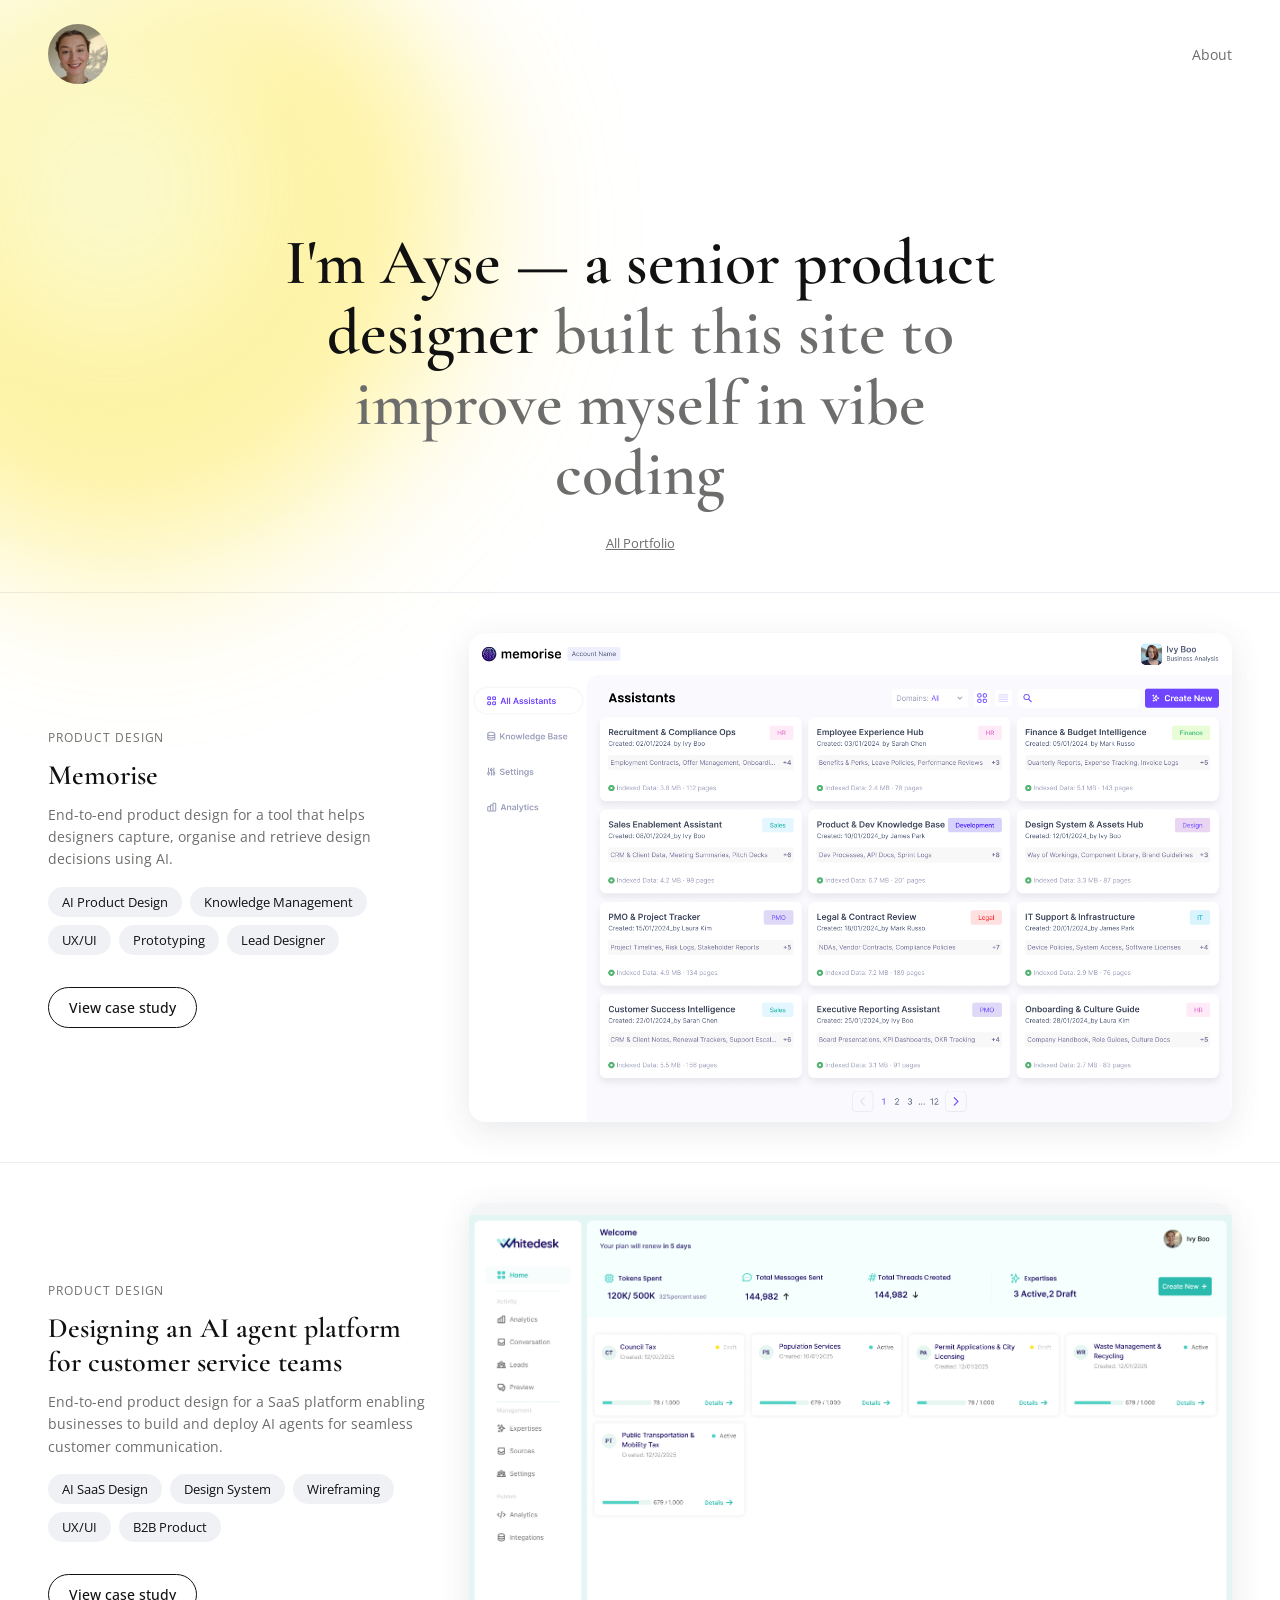
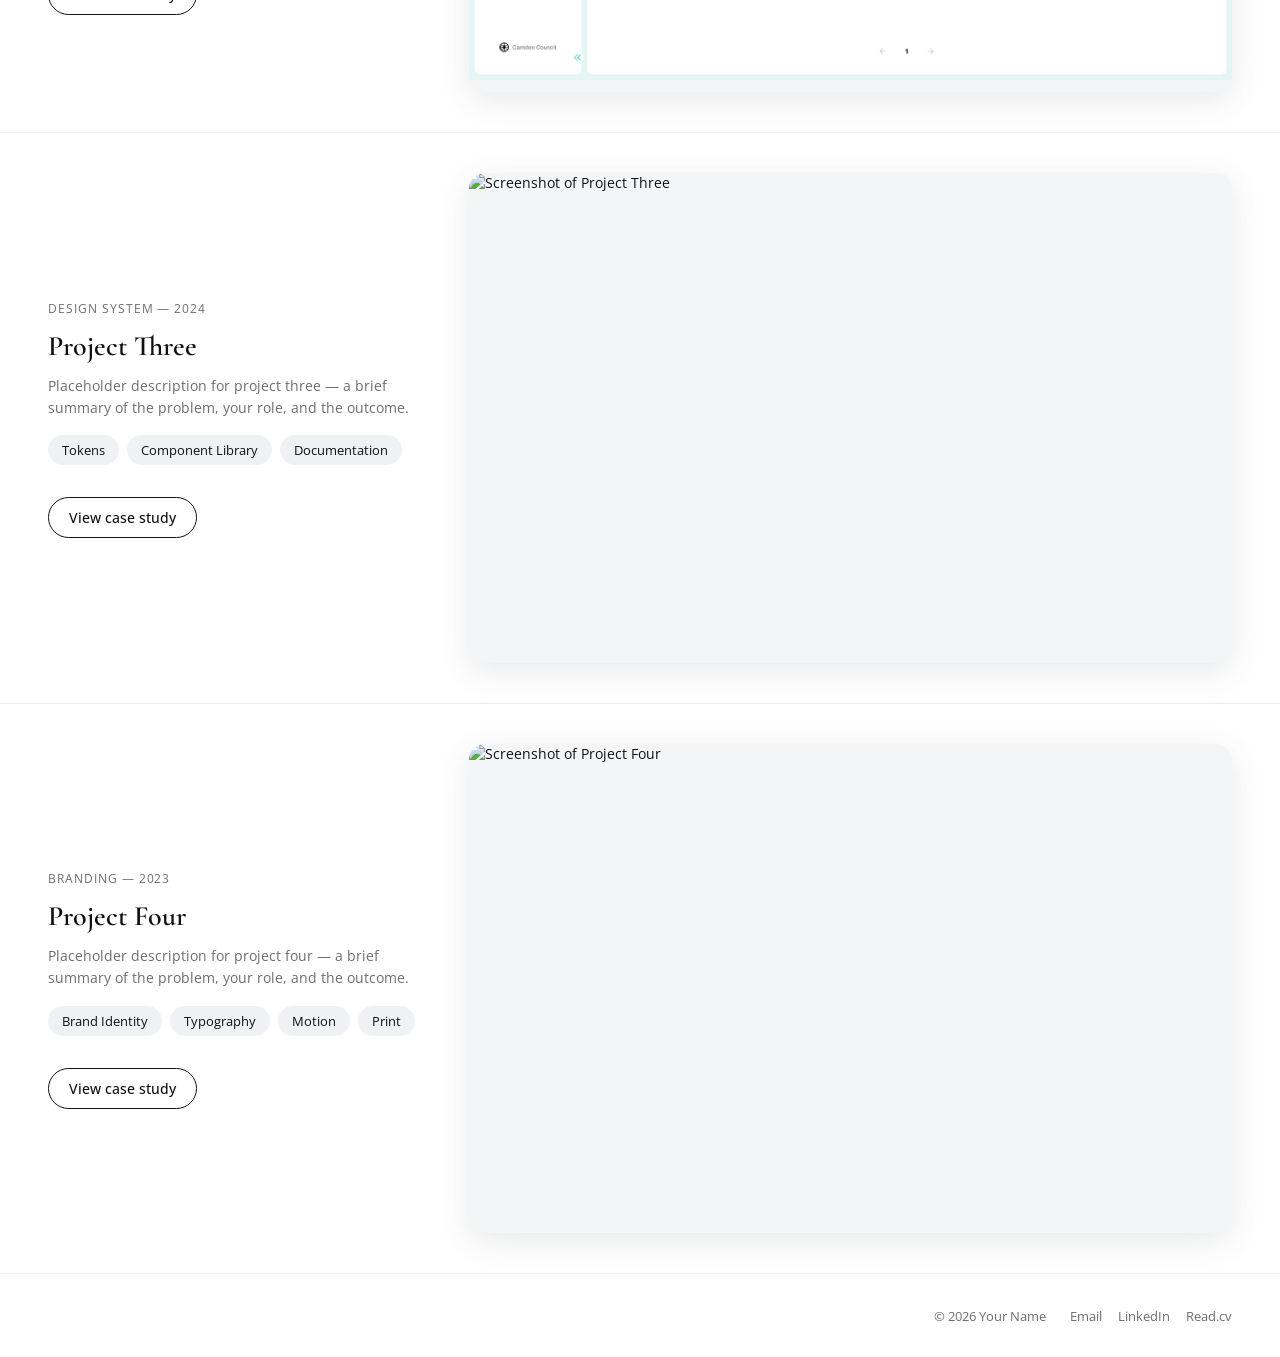
<file: index.html>
<!DOCTYPE html>
<html lang="en">
  <head>
    <meta charset="UTF-8" />
    <meta name="viewport" content="width=device-width, initial-scale=1.0" />
    <title>Portfolio — Product Designer</title>
    <link rel="stylesheet" href="style.css?v=2">
    <style>
      @keyframes heroFloat {
        0%, 100% { transform: translateY(0); }
        50% { transform: translateY(-16px); }
      }

      .hero__inner {
        animation: heroFloat 6s ease-in-out infinite;
      }
    </style>
  </head>
  <body>

    <header class="site-header">
      <nav class="nav" aria-label="Primary navigation">
        <a class="nav__logo" href="/">
          <img class="nav__avatar" src="assets/avatar.jpg" alt="Your Name" width="60" height="60">
        </a>
        <ul class="nav__links" role="list">
          <li class="nav__item"><a class="nav__link" href="#about">About</a></li>
        </ul>
      </nav>
    </header>

    <main>

      <section class="hero" id="hero" aria-labelledby="hero-heading">
        <div class="hero__blob" aria-hidden="true"></div>
        <div class="hero__inner">
          <h1 class="hero__heading" id="hero-heading">
            <span class="hero__heading-dark">I'm Ayse — a senior product designer </span><span class="hero__heading-muted">built this site to improve myself in vibe coding</span>
          </h1>
          <div class="hero__meta">
            <a class="hero__meta-item" href="https://uxfol.io/ayseusta" target="_blank" rel="noopener noreferrer">All Portfolio</a>
          </div>
        </div>
      </section>

      <section class="projects">
        <ul class="project-list" role="list">

          <li class="project-row">
            <div class="project-row__text">
              <span class="project-row__label">Product Design</span>
              <h3 class="project-row__title">Memorise</h3>
              <p class="project-row__description">End-to-end product design for a tool that helps designers capture, organise and retrieve design decisions using AI.</p>
              <ul class="project-row__tags" role="list">
                <li class="project-row__tag">AI Product Design</li>
                <li class="project-row__tag">Knowledge Management</li>
                <li class="project-row__tag">UX/UI</li>
                <li class="project-row__tag">Prototyping</li>
                <li class="project-row__tag">Lead Designer</li>
              </ul>
              <a class="project-row__link" href="memorise.html">View case study</a>
            </div>
            <div class="project-row__image">
              <img
                class="project-row__img"
                src="assets/memorise/thumbnail.png"
                alt="Screenshot of Memorise"
              />
            </div>
          </li>

          <li class="project-row">
            <div class="project-row__text">
              <span class="project-row__label">Product Design</span>
              <h3 class="project-row__title">Designing an AI agent platform for customer service teams</h3>
              <p class="project-row__description">End-to-end product design for a SaaS platform enabling businesses to build and deploy AI agents for seamless customer communication.</p>
              <ul class="project-row__tags" role="list">
                <li class="project-row__tag">AI SaaS Design</li>
                <li class="project-row__tag">Design System</li>
                <li class="project-row__tag">Wireframing</li>
                <li class="project-row__tag">UX/UI</li>
                <li class="project-row__tag">B2B Product</li>
              </ul>
              <a class="project-row__link" href="whitedesk.html">View case study</a>
            </div>
            <div class="project-row__image">
              <img
                class="project-row__img"
                src="assets/whitedesk/thumbnail.png"
                alt="Screenshot of Project Two"
              />
            </div>
          </li>

          <li class="project-row">
            <div class="project-row__text">
              <span class="project-row__label">Design System — 2024</span>
              <h3 class="project-row__title">Project Three</h3>
              <p class="project-row__description">Placeholder description for project three — a brief summary of the problem, your role, and the outcome.</p>
              <ul class="project-row__tags" role="list">
                <li class="project-row__tag">Tokens</li>
                <li class="project-row__tag">Component Library</li>
                <li class="project-row__tag">Documentation</li>
              </ul>
              <a class="project-row__link" href="case-study.html">View case study</a>
            </div>
            <div class="project-row__image">
              <img
                class="project-row__img"
                alt="Screenshot of Project Three"
              />
            </div>
          </li>

          <li class="project-row">
            <div class="project-row__text">
              <span class="project-row__label">Branding — 2023</span>
              <h3 class="project-row__title">Project Four</h3>
              <p class="project-row__description">Placeholder description for project four — a brief summary of the problem, your role, and the outcome.</p>
              <ul class="project-row__tags" role="list">
                <li class="project-row__tag">Brand Identity</li>
                <li class="project-row__tag">Typography</li>
                <li class="project-row__tag">Motion</li>
                <li class="project-row__tag">Print</li>
              </ul>
              <a class="project-row__link" href="case-study.html">View case study</a>
            </div>
            <div class="project-row__image">
              <img
                class="project-row__img"
                alt="Screenshot of Project Four"
              />
            </div>
          </li>

        </ul>
      </section>

    </main>

    <footer class="site-footer">
      <div class="footer__inner">
        <div class="footer__right">
          <p class="footer__copy">&copy; 2026 Your Name</p>
          <ul class="footer__links" role="list">
            <li class="footer__item"><a class="footer__link" href="mailto:you@example.com">Email</a></li>
            <li class="footer__item"><a class="footer__link" href="https://linkedin.com/in/yourhandle" rel="noopener noreferrer" target="_blank">LinkedIn</a></li>
            <li class="footer__item"><a class="footer__link" href="https://read.cv/yourhandle" rel="noopener noreferrer" target="_blank">Read.cv</a></li>
          </ul>
        </div>
      </div>
    </footer>

  </body>
</html>
</file>
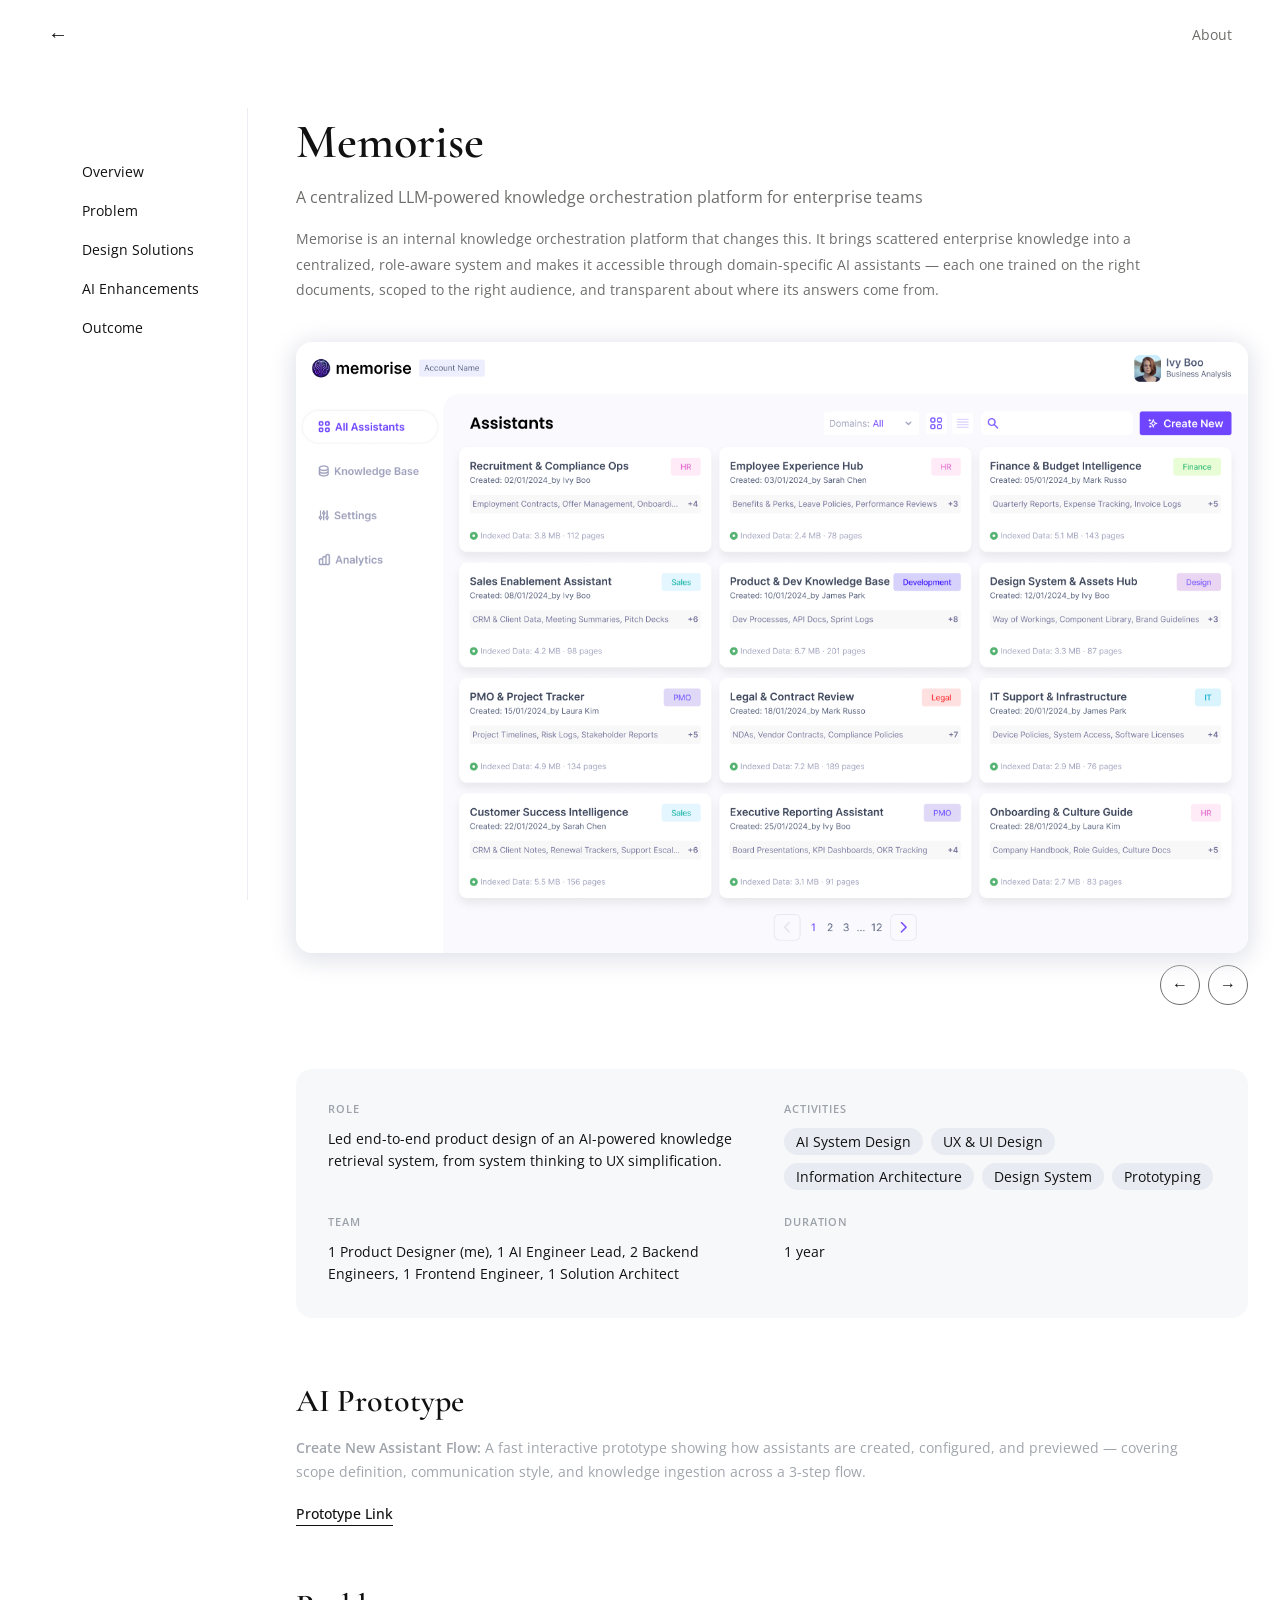
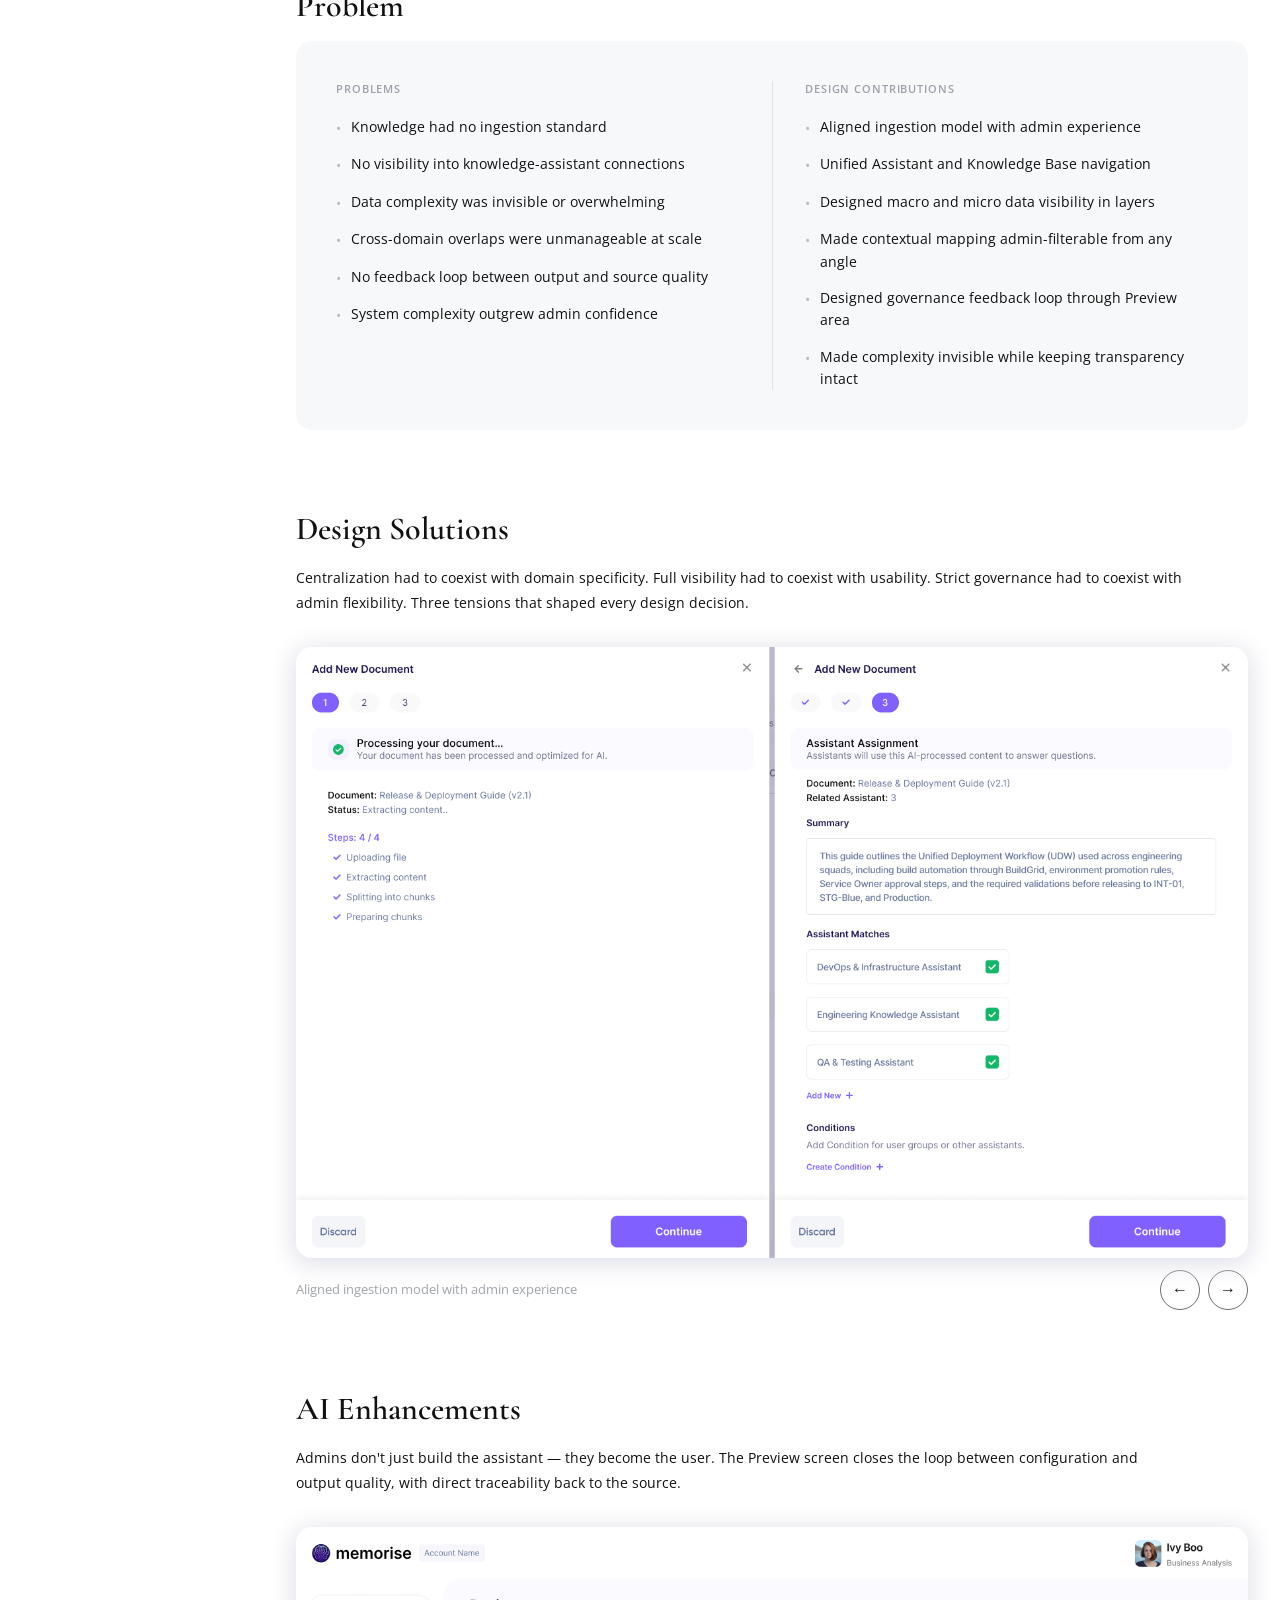
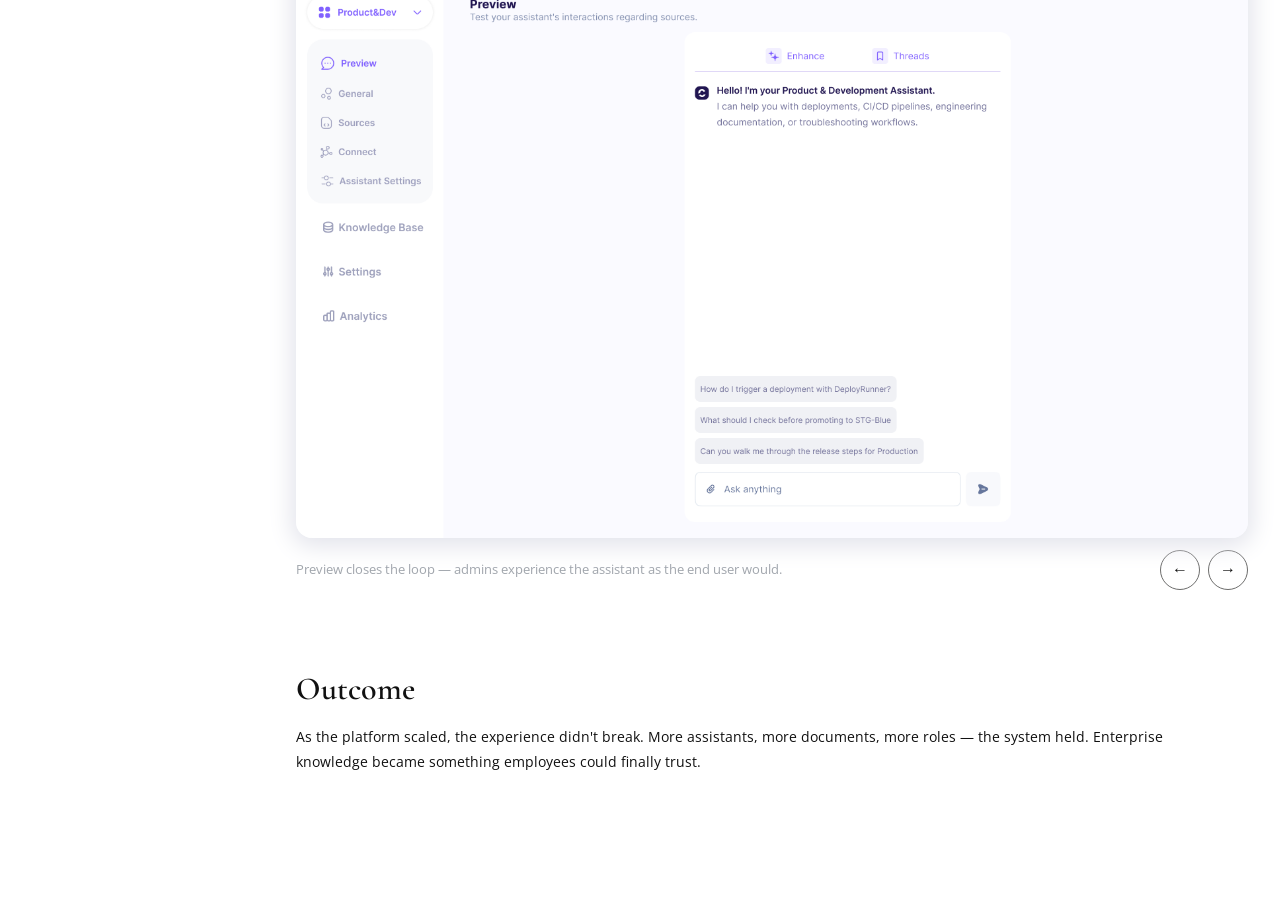
<file: memorise.html>
<!DOCTYPE html>
<html lang="en">
  <head>
    <meta charset="UTF-8" />
    <meta name="viewport" content="width=device-width, initial-scale=1.0" />
    <title>Case Study — Product Designer</title>
    <link rel="stylesheet" href="style.css">
    <style>
      :root {
        --nav-width: 200px;
        --content-max-width: 760px;
      }

      /* Layout */
      .case-study-layout {
        display: grid;
        grid-template-columns: var(--nav-width) 1fr;
        align-items: start;
        min-height: 100vh;
        max-width: 1200px;
        margin: 0 auto;
        padding: 0 48px;
      }

      /* Left nav container */
      .case-study-nav {
        position: sticky;
        top: 108px;
        height: calc(100vh - 108px);
        padding: 48px 24px;
        box-sizing: border-box;
        border-right: 1px solid rgba(148, 163, 184, 0.2);
      }

      /* Right main container */
      .case-study-main {
        padding: 48px 48px 48px 48px;
      }

      /* Navigation links */
      .case-study-nav__back {
        display: block;
        font-size: 14px;
        color: var(--color-primary);
        text-decoration: none;
        margin-bottom: 32px;
      }

      .case-study-nav__list {
        list-style: none;
        padding: 0;
        margin: 0;
      }

      .case-study-nav__item {
        margin-bottom: 8px;
      }

      .case-study-nav__link {
        font-size: 14px;
        color: var(--color-text);
        text-decoration: none;
        display: block;
        padding: 6px 10px;
        border-radius: 24px;
        transition: background 0.15s ease;
      }

      .case-study-nav__link:hover {
        background: #ffffff;
        box-shadow: 0 1px 6px rgba(66, 76, 89, 0.1);
      }

      .case-study-nav__link--active {
        font-weight: 700;
        color: var(--color-text);
      }

      /* Design Contributions */
      .cs-contributions {
        margin-bottom: 64px;
      }

      .cs-contributions__card {
        width: calc(100% + 64px);
        margin-right: -64px;
        box-sizing: border-box;
        background: rgba(148, 163, 184, 0.08);
        border-radius: 16px;
        padding: 40px;
        display: grid;
        grid-template-columns: 1fr 1fr;
        gap: 0;
      }

      .cs-contributions__col {
        padding: 0 32px 0 0;
      }

      .cs-contributions__col + .cs-contributions__col {
        padding: 0 0 0 32px;
        border-left: 1px solid rgba(148, 163, 184, 0.25);
      }

      .cs-contributions__heading {
        font-family: var(--font-sans);
        font-size: 11px;
        font-weight: 600;
        letter-spacing: 0.08em;
        text-transform: uppercase;
        color: rgba(66, 76, 89, 0.5);
        margin: 0 0 20px 0;
      }

      .cs-contributions__list {
        list-style: none;
        padding: 0;
        margin: 0;
        display: flex;
        flex-direction: column;
        gap: 14px;
      }

      .cs-contributions__item {
        display: flex;
        align-items: flex-start;
        gap: 10px;
        font-size: 14px;
        color: var(--color-text);
        line-height: 1.6;
      }

      .cs-contributions__item::before {
        content: '•';
        color: rgba(66, 76, 89, 0.35);
        flex-shrink: 0;
        margin-top: 1px;
      }

      .nav__back-arrow {
        font-size: 20px;
        color: var(--color-text);
        text-decoration: none;
        line-height: 1;
        display: block;
      }

      .cs-hero {
        margin-bottom: 64px;
      }

      .cs-hero__title {
        font-family: var(--font-serif);
        font-size: 48px;
        font-weight: 600;
        color: var(--color-text);
        line-height: 1.1;
        margin-top: 0;
        margin-bottom: 16px;
      }

      .cs-hero__subtitle {
        font-size: 16px;
        color: var(--color-primary);
        line-height: 1.6;
        margin: 0 0 16px 0;
      }

      .cs-hero__body {
        font-size: 14px;
        color: var(--color-primary);
        line-height: 1.8;
        margin: 0 0 40px 0;
      }

      .cs-prototype {
        margin-bottom: 64px;
      }

      .cs-prototype__title {
        font-family: var(--font-sans);
        font-size: 14px;
        font-weight: 700;
        color: var(--color-text);
        margin: 0 0 12px 0;
      }

      .cs-prototype__description {
        font-size: 14px;
        color: var(--color-text);
        margin: 0 0 20px 0;
        line-height: 1.7;
      }

      .cs-prototype__label {
        font-weight: 600;
        color: var(--color-text);
      }

      .cs-prototype__description span {
        color: rgba(66, 76, 89, 0.5);
      }

      .cs-prototype__link {
        font-size: 14px;
        font-weight: 500;
        color: var(--color-text);
        text-decoration: none;
        border-bottom: 1px solid var(--color-text);
        padding-bottom: 2px;
      }

      .cs-hero__image {
        width: calc(100% + 64px);
        margin-right: -64px;
        aspect-ratio: 1440 / 924;
        background: rgba(148, 163, 184, 0.1);
        border-radius: 16px;
        box-shadow: 0 4px 24px 4px #e2e3eb;
      }

      /* Overview card */
      .cs-overview {
        margin-bottom: 64px;
      }

      .cs-overview__card {
        display: grid;
        grid-template-columns: 1fr 1fr;
        gap: 24px;
        background: rgba(148, 163, 184, 0.08);
        border-radius: 16px;
        padding: 32px;
        width: calc(100% + 64px);
        margin-right: -64px;
        box-sizing: border-box;
      }

      .cs-overview__item {
        display: flex;
        flex-direction: column;
        gap: 12px;
      }

      .cs-overview__label {
        font-size: 11px;
        font-weight: 600;
        color: rgba(66, 76, 89, 0.5);
        text-transform: uppercase;
        letter-spacing: 0.08em;
      }

      .cs-overview__value-title {
        font-family: var(--font-serif);
        font-size: 20px;
        font-weight: 600;
        color: var(--color-text);
        margin: 0;
      }

      .cs-overview__value-body {
        font-size: 14px;
        color: var(--color-text);
        line-height: 1.6;
        margin: 0;
      }

      .cs-overview__tags {
        display: flex;
        flex-wrap: wrap;
        gap: 8px;
        list-style: none;
        padding: 0;
        margin: 0;
      }

      .cs-overview__tag {
        background: rgba(148, 163, 184, 0.15);
        color: var(--color-text);
        border-radius: 999px;
        padding: 4px 12px;
        font-size: 14px;
      }

      /* Content sections */
      .cs-section {
        margin-bottom: 80px;
      }

      .cs-section__heading {
        font-family: var(--font-serif);
        font-size: 32px;
        font-weight: 600;
        color: var(--color-text);
        margin: 0 0 16px 0;
        line-height: 1.2;
      }

      .cs-section__body {
        font-size: 14px;
        color: var(--color-text);
        line-height: 1.8;
        margin: 0 0 32px 0;
      }

      .cs-section__image {
        width: calc(100% + 64px);
        margin-right: -64px;
        aspect-ratio: 1440 / 924;
        background: rgba(148, 163, 184, 0.1);
        border-radius: 16px;
        box-sizing: border-box;
        box-shadow: 0 4px 24px 4px #e2e3eb;
      }

      /* Slider */
      .cs-slider {
        width: calc(100% + 64px);
        margin-right: -64px;
        box-sizing: border-box;
        margin-bottom: 32px;
      }

      .cs-slider__track {
        width: 100%;
        aspect-ratio: 1440 / 924;
        background: rgba(148, 163, 184, 0.1);
        border-radius: 16px;
        overflow: hidden;
        position: relative;
        margin-bottom: 12px;
        box-shadow: 0 4px 24px 4px #e2e3eb;
      }

      .cs-slider__slide {
        width: 100%;
        height: 100%;
        object-fit: cover;
        display: none;
      }

      .cs-slider__slide:first-child {
        display: block;
      }

      .cs-slider__footer {
        display: flex;
        justify-content: space-between;
        align-items: center;
        gap: 24px;
      }

      .cs-slider__caption {
        font-size: 13px;
        color: rgba(66, 76, 89, 0.5);
        line-height: 1.5;
        margin: 0;
        flex: 1;
      }

      .cs-slider__controls {
        display: flex;
        gap: 8px;
        flex-shrink: 0;
      }

      .cs-slider__prev,
      .cs-slider__next {
        width: 40px;
        height: 40px;
        border-radius: 50%;
        border: 1px solid var(--color-primary);
        background: transparent;
        color: var(--color-text);
        font-size: 16px;
        cursor: pointer;
        display: flex;
        align-items: center;
        justify-content: center;
      }

      .cs-slider__prev:hover,
      .cs-slider__next:hover {
        background: rgba(148, 163, 184, 0.1);
      }

      /* ─── Mobile ───────────────────────────────────────── */
      @media (max-width: 768px) {
        .case-study-layout {
          grid-template-columns: 1fr;
          padding: 0 24px;
        }

        .case-study-nav {
          display: none;
        }

        .case-study-main {
          padding: 32px 0;
        }

        .cs-hero__title {
          font-size: 32px;
        }

        .cs-hero__image,
        .cs-overview__card,
        .cs-contributions__card,
        .cs-section__image,
        .cs-slider {
          width: 100%;
          margin-right: 0;
        }

        .cs-contributions__card {
          grid-template-columns: 1fr;
        }

        .cs-contributions__col + .cs-contributions__col {
          border-left: none;
          border-top: 1px solid rgba(148, 163, 184, 0.25);
          padding: 24px 0 0 0;
          margin-top: 8px;
        }

        .cs-overview__card {
          grid-template-columns: 1fr;
        }

        .cs-slider__controls-row {
          flex-direction: column;
          align-items: flex-start;
          gap: 12px;
        }
      }
    </style>
  </head>
  <body>

    <header class="site-header site-header--detail">
      <nav class="nav" aria-label="Primary navigation">
        <a class="nav__back-arrow" href="index.html">←</a>
        <ul class="nav__links" role="list">
          <li class="nav__item"><a class="nav__link" href="#about">About</a></li>
        </ul>
      </nav>
    </header>
    <div class="case-study-layout">

      <!-- Left column: sticky navigation -->
      <nav class="case-study-nav" aria-label="Case study navigation">
        <ul class="case-study-nav__list" role="list">
          <li class="case-study-nav__item">
            <a class="case-study-nav__link" href="#overview">Overview</a>
          </li>
          <li class="case-study-nav__item">
            <a class="case-study-nav__link" href="#problem">Problem</a>
          </li>
          <li class="case-study-nav__item">
            <a class="case-study-nav__link" href="#designsolutions">Design Solutions</a>
          </li>
          <li class="case-study-nav__item">
            <a class="case-study-nav__link" href="#preview">AI Enhancements</a>
          </li>
          <li class="case-study-nav__item">
            <a class="case-study-nav__link" href="#outcome">Outcome</a>
          </li>
        </ul>
      </nav>

      <!-- Right column: main content -->
      <main class="case-study-main">

        <!-- 1. Hero -->
        <section class="cs-hero">
          <h1 class="cs-hero__title">Memorise</h1>
          <p class="cs-hero__subtitle">A centralized LLM-powered knowledge orchestration platform for enterprise teams</p>
          <p class="cs-hero__body">Memorise is an internal knowledge orchestration platform that changes this. It brings scattered enterprise knowledge into a centralized, role-aware system and makes it accessible through domain-specific AI assistants — each one trained on the right documents, scoped to the right audience, and transparent about where its answers come from.</p>
          <div class="cs-slider" id="slider-1">
            <div class="cs-slider__track">
              <img class="cs-slider__slide" src="assets/memorise/hero-2.png" alt="Hero slide 2" data-caption="">
              <img class="cs-slider__slide" src="assets/memorise/hero-1.png" alt="Hero slide 1" data-caption="">
            </div>
            <div class="cs-slider__footer">
              <p class="cs-slider__caption"></p>
              <div class="cs-slider__controls">
                <button class="cs-slider__prev" aria-label="Previous slide">←</button>
                <button class="cs-slider__next" aria-label="Next slide">→</button>
              </div>
            </div>
          </div>
        </section>

        <!-- 2. Overview -->
        <section class="cs-overview" id="overview">
          <div class="cs-overview__card">

            <div class="cs-overview__item">
              <span class="cs-overview__label">Role</span>
              <p class="cs-overview__value-body">Led end-to-end product design of an AI-powered knowledge retrieval system, from system thinking to UX simplification.</p>
            </div>

            <div class="cs-overview__item">
              <span class="cs-overview__label">Activities</span>
              <ul class="cs-overview__tags" role="list">
                <li class="cs-overview__tag">AI System Design</li>
                <li class="cs-overview__tag">UX & UI Design</li>
                <li class="cs-overview__tag">Information Architecture</li>
                <li class="cs-overview__tag">Design System</li>
                <li class="cs-overview__tag">Prototyping</li>
              </ul>
            </div>

            <div class="cs-overview__item">
              <span class="cs-overview__label">Team</span>
              <p class="cs-overview__value-body">1 Product Designer (me), 1 AI Engineer Lead, 2 Backend Engineers, 1 Frontend Engineer, 1 Solution Architect</p>
            </div>

            <div class="cs-overview__item">
              <span class="cs-overview__label">Duration</span>
              <p class="cs-overview__value-body">1 year</p>
            </div>

          </div>
        </section>

        <!-- AI Prototype -->
        <div class="cs-prototype">
          <h2 class="cs-section__heading">AI Prototype</h2>
          <p class="cs-prototype__description">
            <span class="cs-prototype__label">Create New Assistant Flow:</span>
            <span> A fast interactive prototype showing how assistants are created, configured, and previewed — covering scope definition, communication style, and knowledge ingestion across a 3-step flow.</span>
          </p>
          <a class="cs-prototype__link" href="https://ivyboolog.github.io/memorise/" target="_blank">Prototype Link</a>
        </div>

        <!-- 3. Problem -->
        <section class="cs-section" id="problem">
          <h2 class="cs-section__heading">Problem</h2>
          <div class="cs-contributions">
            <div class="cs-contributions__card">
              <div class="cs-contributions__col">
                <p class="cs-contributions__heading">Problems</p>
                <ul class="cs-contributions__list">
                  <li class="cs-contributions__item">Knowledge had no ingestion standard</li>
                  <li class="cs-contributions__item">No visibility into knowledge-assistant connections</li>
                  <li class="cs-contributions__item">Data complexity was invisible or overwhelming</li>
                  <li class="cs-contributions__item">Cross-domain overlaps were unmanageable at scale</li>
                  <li class="cs-contributions__item">No feedback loop between output and source quality</li>
                  <li class="cs-contributions__item">System complexity outgrew admin confidence</li>
                </ul>
              </div>
              <div class="cs-contributions__col">
                <p class="cs-contributions__heading">Design Contributions</p>
                <ul class="cs-contributions__list">
                  <li class="cs-contributions__item">Aligned ingestion model with admin experience</li>
                  <li class="cs-contributions__item">Unified Assistant and Knowledge Base navigation</li>
                  <li class="cs-contributions__item">Designed macro and micro data visibility in layers</li>
                  <li class="cs-contributions__item">Made contextual mapping admin-filterable from any angle</li>
                  <li class="cs-contributions__item">Designed governance feedback loop through Preview area</li>
                  <li class="cs-contributions__item">Made complexity invisible while keeping transparency intact</li>
                </ul>
              </div>
            </div>
          </div>
        </section>

        <!-- 4. Design Solutions -->
        <section class="cs-section" id="research">
          <h2 class="cs-section__heading">Design Solutions</h2>
          <p class="cs-section__body">Centralization had to coexist with domain specificity. Full visibility had to coexist with usability. Strict governance had to coexist with admin flexibility. Three tensions that shaped every design decision.</p>
          <div class="cs-slider" id="slider-2">
            <div class="cs-slider__track">
              <img class="cs-slider__slide" src="assets/memorise/designsolutions-1.png" alt="Design Solutions slide 1" data-caption="Aligned ingestion model with admin experience">
              <img class="cs-slider__slide" src="assets/memorise/designsolutions-2.png" alt="Design Solutions slide 2" data-caption="Unified Assistant and Knowledge Base navigation">
              <img class="cs-slider__slide" src="assets/memorise/designsolutions-3.png" alt="Design Solutions slide 3" data-caption="Designed macro and micro data visibility in layers">
              <img class="cs-slider__slide" src="assets/memorise/designsolutions-4.png" alt="Design Solutions slide 4" data-caption="Made contextual mapping admin-filterable from any angle">
              <img class="cs-slider__slide" src="assets/memorise/designsolutions-5.png" alt="Design Solutions slide 5" data-caption="Designed governance feedback loop through Preview area">
              <img class="cs-slider__slide" src="assets/memorise/designsolutions-6.png" alt="Design Solutions slide 6" data-caption="Made complexity invisible while keeping transparency intact">
              <img class="cs-slider__slide" src="assets/memorise/designsolutions-7.png" alt="Design Solutions slide 7" data-caption="Made complexity invisible while keeping transparency intact">
            </div>
            <div class="cs-slider__footer">
              <p class="cs-slider__caption"></p>
              <div class="cs-slider__controls">
                <button class="cs-slider__prev" aria-label="Previous slide">←</button>
                <button class="cs-slider__next" aria-label="Next slide">→</button>
              </div>
            </div>
          </div>
        </section>

        <!-- 5. AI Enhancements -->
        <section class="cs-section" id="preview">
          <h2 class="cs-section__heading">AI Enhancements</h2>
          <p class="cs-section__body">Admins don't just build the assistant — they become the user. The Preview screen closes the loop between configuration and output quality, with direct traceability back to the source.</p>
          <div class="cs-slider" id="slider-3">
            <div class="cs-slider__track">
              <img class="cs-slider__slide" src="assets/memorise/aienhancements-1.png" alt="AI Enhancements slide 1" data-caption="Preview closes the loop — admins experience the assistant as the end user would.">
              <img class="cs-slider__slide" src="assets/memorise/aienhancements-2.png" alt="AI Enhancements slide 2" data-caption="Source traceability connects every AI output back to its originating document.">
              <img class="cs-slider__slide" src="assets/memorise/aienhancements-3.png" alt="AI Enhancements slide 3" data-caption="">
              <img class="cs-slider__slide" src="assets/memorise/aienhancements-4.png" alt="AI Enhancements slide 4" data-caption="">
              <img class="cs-slider__slide" src="assets/memorise/aienhancements-5.png" alt="AI Enhancements slide 5" data-caption="">
            </div>
            <div class="cs-slider__footer">
              <p class="cs-slider__caption"></p>
              <div class="cs-slider__controls">
                <button class="cs-slider__prev" aria-label="Previous slide">←</button>
                <button class="cs-slider__next" aria-label="Next slide">→</button>
              </div>
            </div>
          </div>
        </section>

        <!-- 8. Outcome -->
        <section class="cs-section" id="outcome">
          <h2 class="cs-section__heading">Outcome</h2>
          <p class="cs-section__body">As the platform scaled, the experience didn't break. More assistants, more documents, more roles — the system held. Enterprise knowledge became something employees could finally trust.</p>
        </section>

      </main>

    </div>

    <script>
      function initSlider(sliderId) {
        const slider = document.getElementById(sliderId);
        const slides = slider.querySelector('.cs-slider__track').querySelectorAll('.cs-slider__slide');
        const prev = slider.querySelector('.cs-slider__prev');
        const next = slider.querySelector('.cs-slider__next');
        const caption = slider.querySelector('.cs-slider__caption');
        let current = 0;

        function showSlide(index) {
          slides.forEach(s => s.style.display = 'none');
          slides[index].style.display = 'block';
          if (caption) caption.textContent = slides[index].dataset.caption || '';
        }

        prev.addEventListener('click', () => {
          current = (current - 1 + slides.length) % slides.length;
          showSlide(current);
        });

        next.addEventListener('click', () => {
          current = (current + 1) % slides.length;
          showSlide(current);
        });

        showSlide(current);
      }

      initSlider('slider-1');
      initSlider('slider-2');
      initSlider('slider-3');

      const navLinks = document.querySelectorAll('.case-study-nav__link');
      const sections = document.querySelectorAll('.cs-section, .cs-overview, .cs-hero');

      const observer = new IntersectionObserver((entries) => {
        entries.forEach(entry => {
          if (entry.isIntersecting) {
            navLinks.forEach(link => link.classList.remove('case-study-nav__link--active'));
            const active = document.querySelector(`.case-study-nav__link[href="#${entry.target.id}"]`);
            if (active) active.classList.add('case-study-nav__link--active');
          }
        });
      }, { rootMargin: '-30% 0px -60% 0px' });

      sections.forEach(section => observer.observe(section));
    </script>
  </body>
</html>
</file>
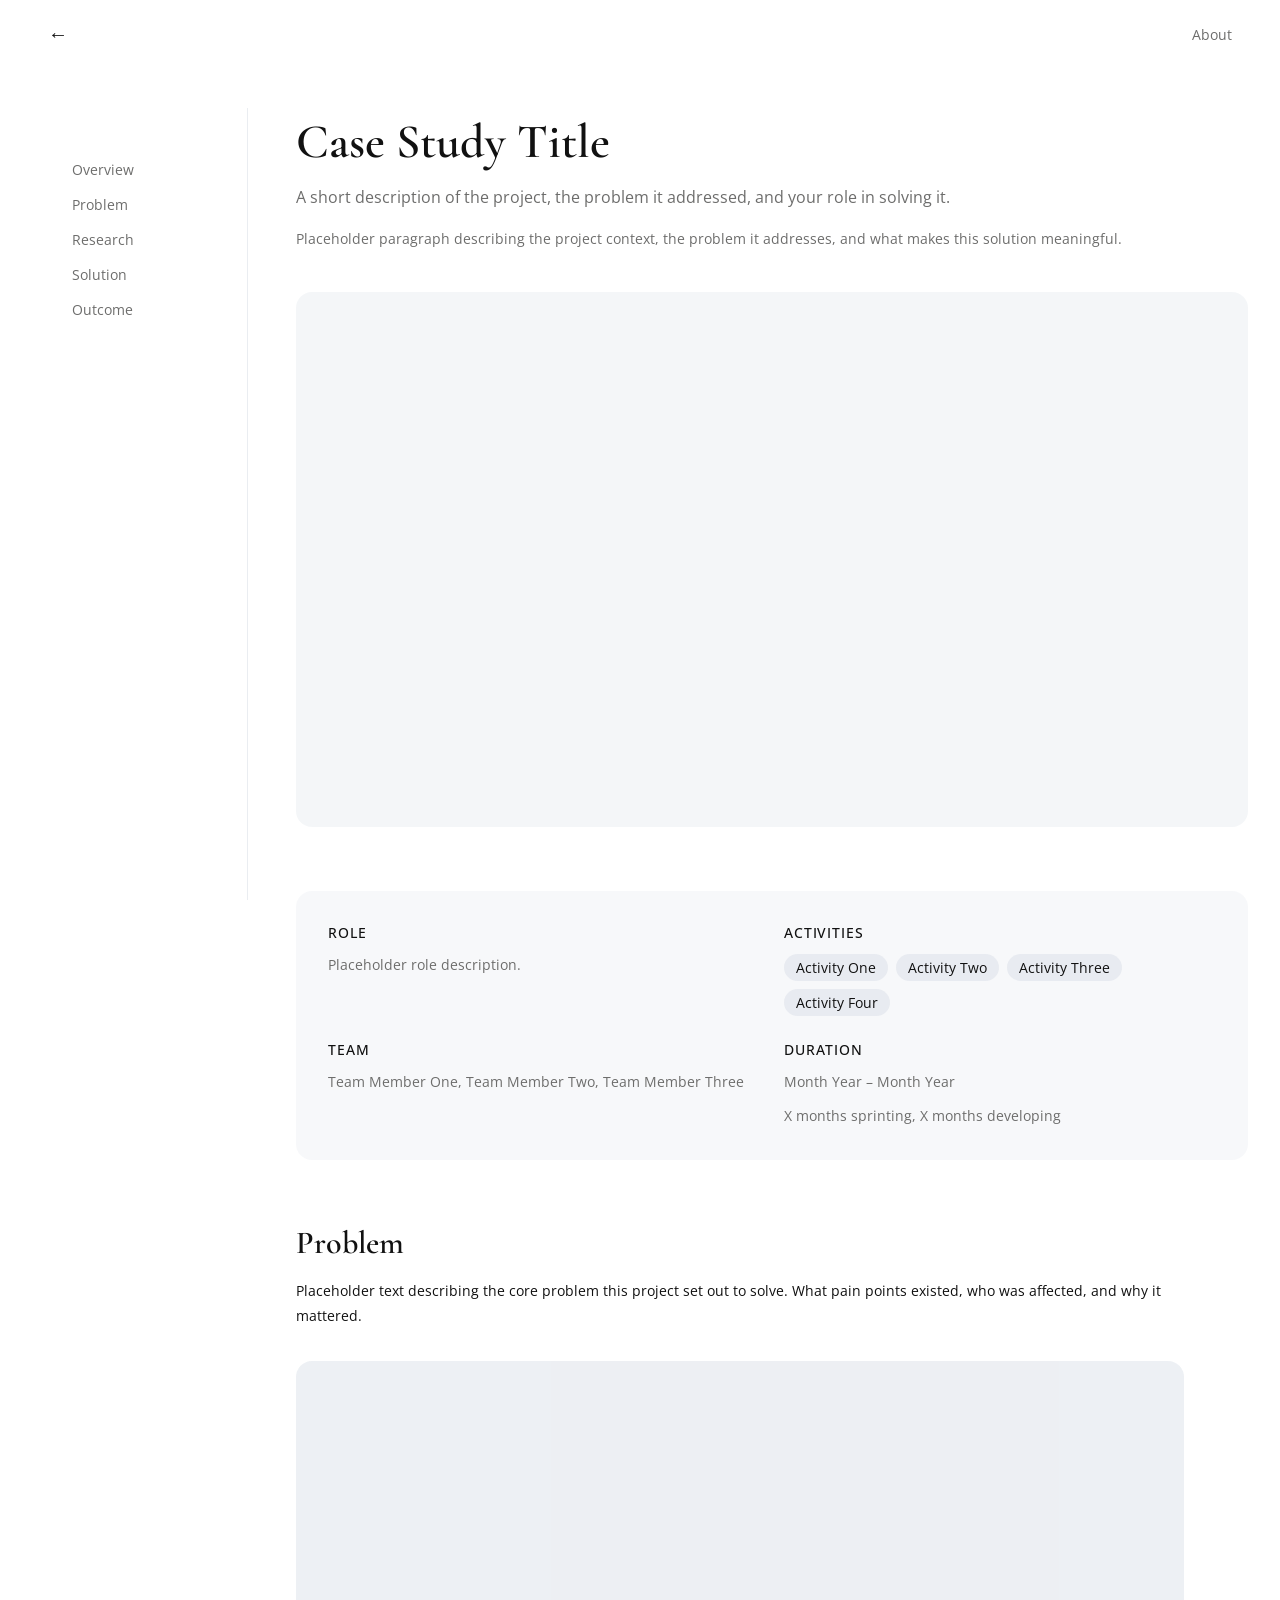
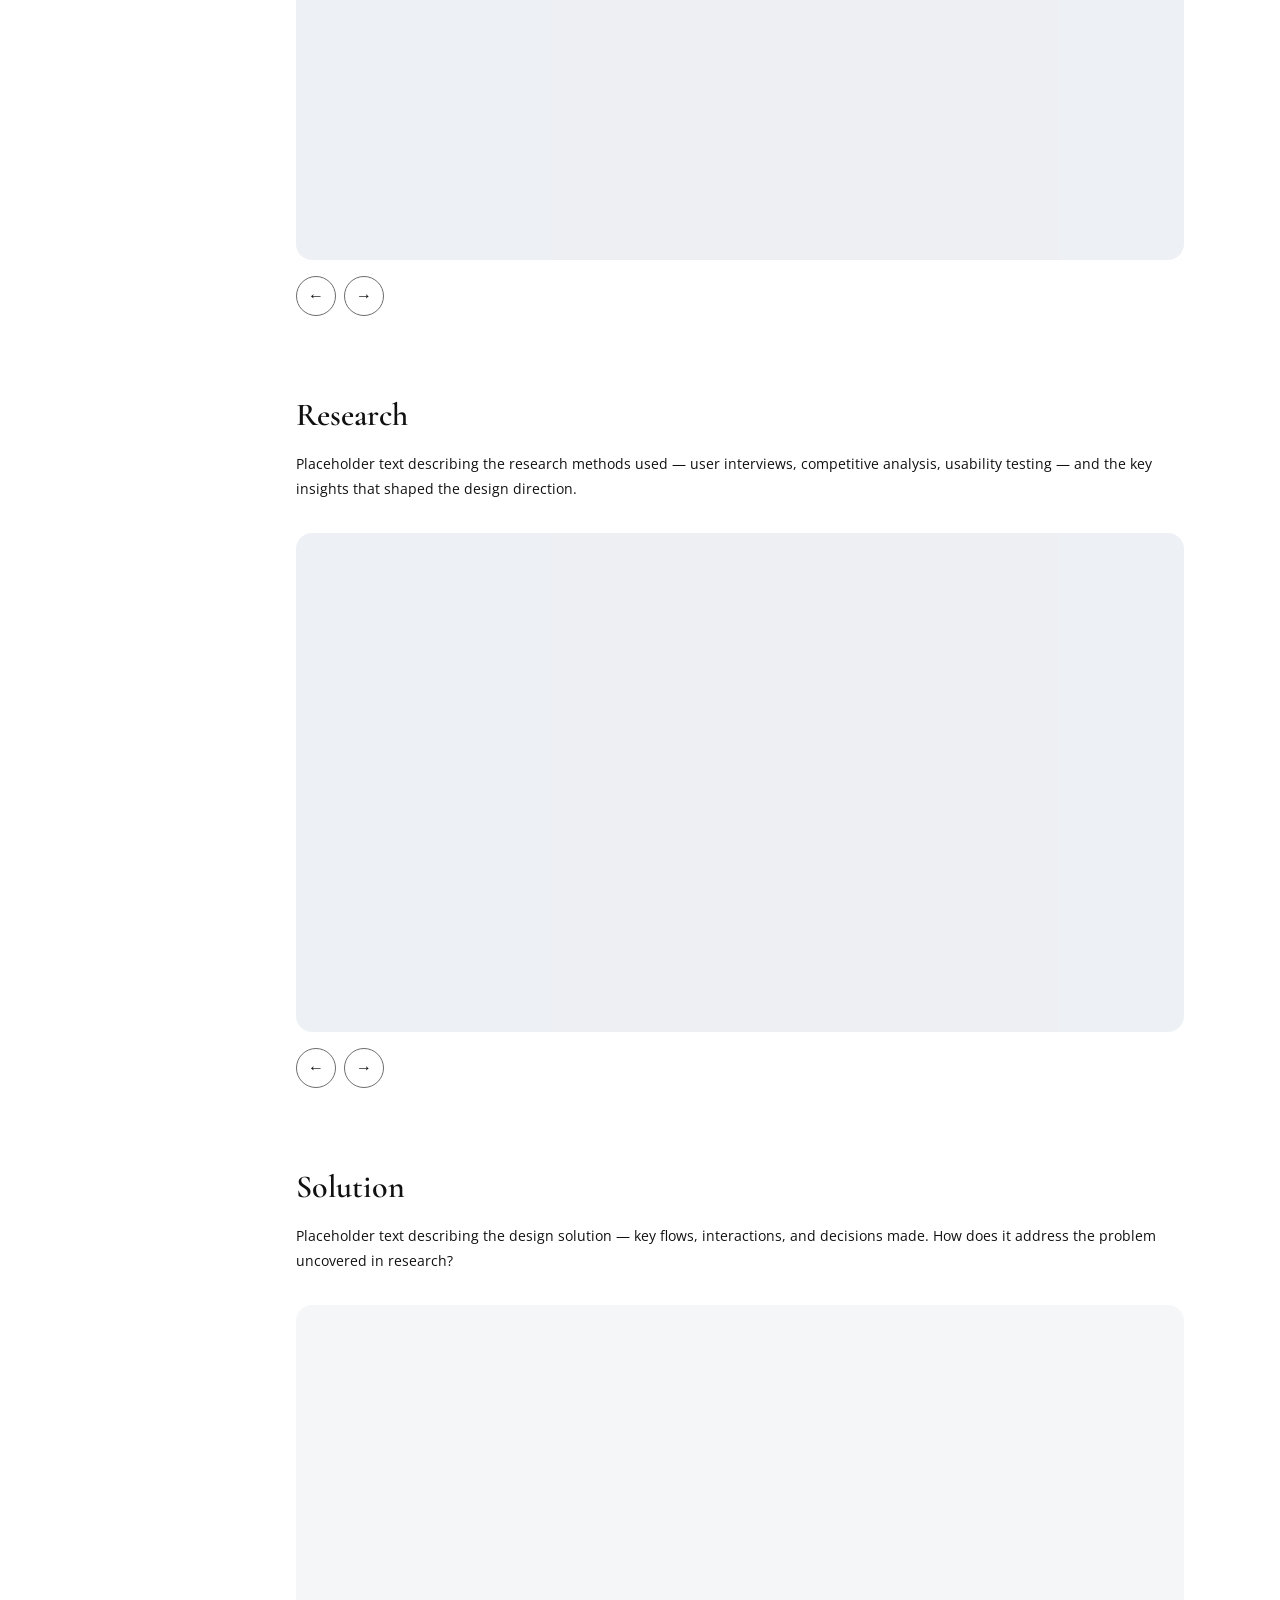
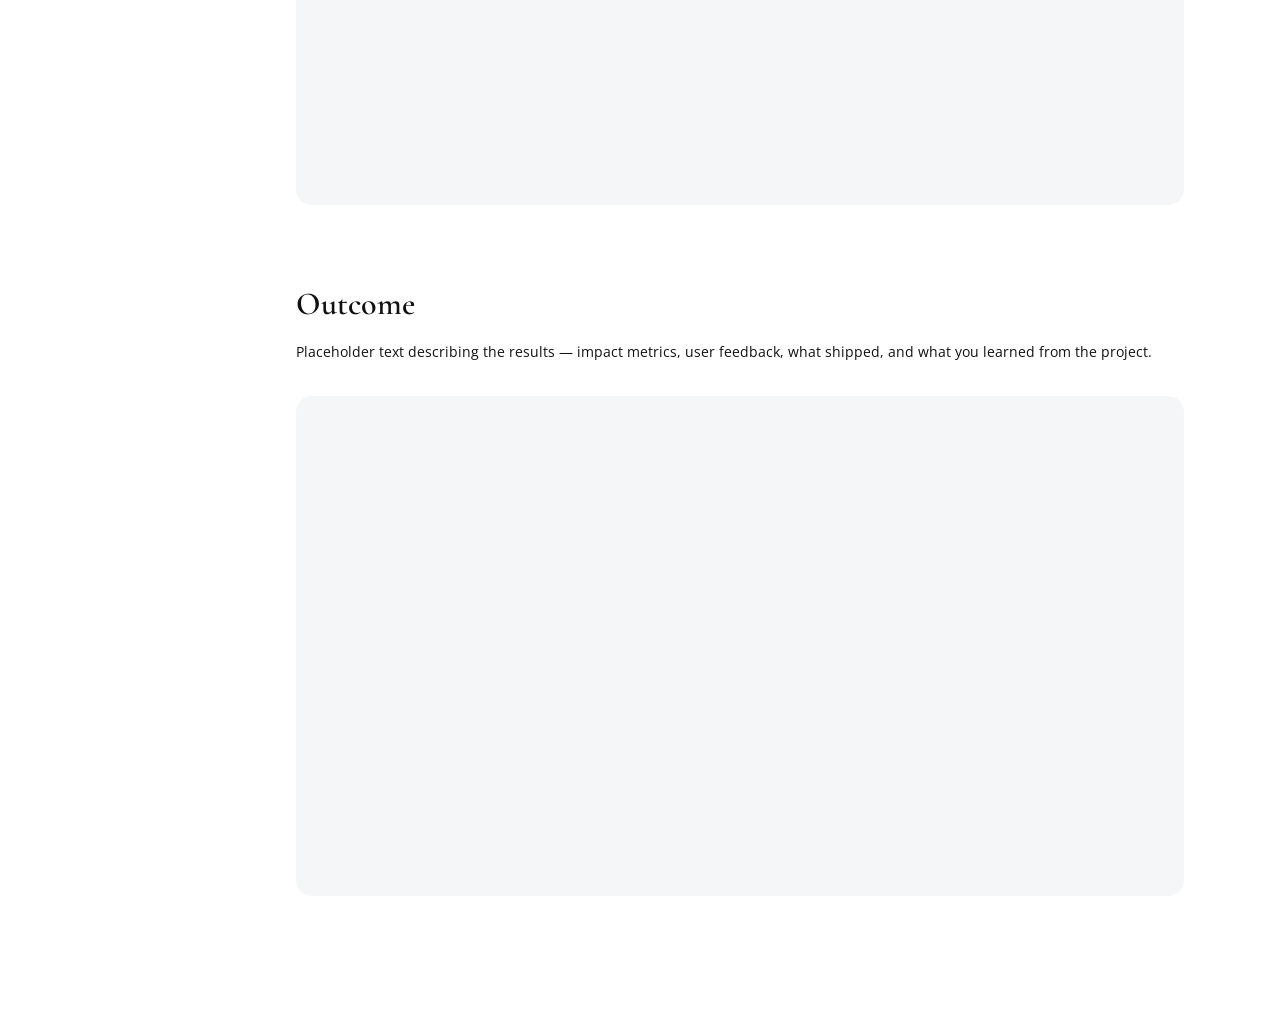
<file: whitedesk.html>
<!DOCTYPE html>
<html lang="en">
  <head>
    <meta charset="UTF-8" />
    <meta name="viewport" content="width=device-width, initial-scale=1.0" />
    <title>Case Study — Product Designer</title>
    <link rel="stylesheet" href="style.css">
    <style>
      :root {
        --nav-width: 200px;
        --content-max-width: 760px;
      }

      /* Layout */
      .case-study-layout {
        display: grid;
        grid-template-columns: var(--nav-width) 1fr;
        align-items: start;
        min-height: 100vh;
        max-width: 1200px;
        margin: 0 auto;
        padding: 0 48px;
      }

      /* Left nav container */
      .case-study-nav {
        position: sticky;
        top: 108px;
        height: calc(100vh - 108px);
        padding: 48px 24px;
        box-sizing: border-box;
        border-right: 1px solid rgba(148, 163, 184, 0.2);
      }

      /* Right main container */
      .case-study-main {
        padding: 48px 48px 48px 48px;
      }

      /* Navigation links */
      .case-study-nav__back {
        display: block;
        font-size: 14px;
        color: var(--color-primary);
        text-decoration: none;
        margin-bottom: 32px;
      }

      .case-study-nav__list {
        list-style: none;
        padding: 0;
        margin: 0;
      }

      .case-study-nav__item {
        margin-bottom: 8px;
      }

      .case-study-nav__link {
        font-size: 14px;
        color: var(--color-primary);
        text-decoration: none;
        display: block;
        padding: 4px 0;
      }

      .case-study-nav__link:hover {
        background: #ffffff;
        box-shadow: 0 1px 6px rgba(66, 76, 89, 0.1);
      }

      .case-study-nav__link--active {
        font-weight: 700;
        color: var(--color-text);
      }

      .nav__back-arrow {
        font-size: 20px;
        color: var(--color-text);
        text-decoration: none;
        line-height: 1;
        display: block;
      }

      .cs-hero {
        margin-bottom: 64px;
      }

      .cs-hero__title {
        font-family: var(--font-serif);
        font-size: 48px;
        font-weight: 600;
        color: var(--color-text);
        line-height: 1.1;
        margin-top: 0;
        margin-bottom: 16px;
      }

      .cs-hero__subtitle {
        font-size: 16px;
        color: var(--color-primary);
        line-height: 1.6;
        margin: 0 0 16px 0;
      }

      .cs-hero__body {
        font-size: 14px;
        color: var(--color-primary);
        line-height: 1.8;
        margin: 0 0 40px 0;
      }

      .cs-hero__image {
        width: calc(100% + 64px);
        margin-right: -64px;
        aspect-ratio: 16 / 9;
        background: rgba(148, 163, 184, 0.1);
        border-radius: 16px;
      }

      /* Overview card */
      .cs-overview {
        margin-bottom: 64px;
      }

      .cs-overview__card {
        display: grid;
        grid-template-columns: 1fr 1fr;
        gap: 24px;
        background: rgba(148, 163, 184, 0.08);
        border-radius: 16px;
        padding: 32px;
        width: calc(100% + 64px);
        margin-right: -64px;
        box-sizing: border-box;
      }

      .cs-overview__item {
        display: flex;
        flex-direction: column;
        gap: 12px;
      }

      .cs-overview__label {
        font-size: 14px;
        font-weight: 500;
        color: var(--color-text);
        text-transform: uppercase;
        letter-spacing: 0.06em;
      }

      .cs-overview__value-title {
        font-family: var(--font-serif);
        font-size: 20px;
        font-weight: 600;
        color: var(--color-text);
        margin: 0;
      }

      .cs-overview__value-body {
        font-size: 14px;
        color: var(--color-primary);
        line-height: 1.6;
        margin: 0;
      }

      .cs-overview__tags {
        display: flex;
        flex-wrap: wrap;
        gap: 8px;
        list-style: none;
        padding: 0;
        margin: 0;
      }

      .cs-overview__tag {
        background: rgba(148, 163, 184, 0.15);
        color: var(--color-text);
        border-radius: 999px;
        padding: 4px 12px;
        font-size: 14px;
      }

      /* Content sections */
      .cs-section {
        margin-bottom: 80px;
      }

      .cs-section__heading {
        font-family: var(--font-serif);
        font-size: 32px;
        font-weight: 600;
        color: var(--color-text);
        margin: 0 0 16px 0;
        line-height: 1.2;
      }

      .cs-section__body {
        font-size: 14px;
        color: var(--color-text);
        line-height: 1.8;
        margin: 0 0 32px 0;
      }

      .cs-section__image {
        width: 100%;
        aspect-ratio: 16 / 9;
        background: rgba(148, 163, 184, 0.1);
        border-radius: 16px;
        box-sizing: border-box;
      }

      /* Slider */
      .cs-slider {
        width: 100%;
        box-sizing: border-box;
        margin-bottom: 32px;
      }

      .cs-slider__track {
        width: 100%;
        aspect-ratio: 16 / 9;
        background: rgba(148, 163, 184, 0.1);
        border-radius: 16px;
        overflow: hidden;
        position: relative;
        margin-bottom: 16px;
      }

      .cs-slider__slide {
        width: 100%;
        height: 100%;
        background: rgba(148, 163, 184, 0.08);
        display: none;
      }

      .cs-slider__slide:first-child {
        display: block;
      }

      .cs-slider__controls {
        display: flex;
        gap: 8px;
      }

      .cs-slider__prev,
      .cs-slider__next {
        width: 40px;
        height: 40px;
        border-radius: 50%;
        border: 1px solid var(--color-primary);
        background: transparent;
        color: var(--color-text);
        font-size: 16px;
        cursor: pointer;
        display: flex;
        align-items: center;
        justify-content: center;
      }

      .cs-slider__prev:hover,
      .cs-slider__next:hover {
        background: rgba(148, 163, 184, 0.1);
      }

      @media (max-width: 768px) {
        .case-study-layout {
          grid-template-columns: 1fr;
          padding: 0 24px;
        }

        .case-study-nav {
          display: none;
        }

        .case-study-main {
          padding: 32px 0;
        }

        .cs-hero__title {
          font-size: 32px;
        }

        .cs-hero__image,
        .cs-overview__card,
        .cs-section__image,
        .cs-slider {
          width: 100%;
          margin-right: 0;
        }

        .cs-overview__card {
          grid-template-columns: 1fr;
        }
      }
    </style>
  </head>
  <body>

    <header class="site-header site-header--detail">
      <nav class="nav" aria-label="Primary navigation">
        <a class="nav__back-arrow" href="index.html">←</a>
        <ul class="nav__links" role="list">
          <li class="nav__item"><a class="nav__link" href="#about">About</a></li>
        </ul>
      </nav>
    </header>
    <div class="case-study-layout">

      <!-- Left column: sticky navigation -->
      <nav class="case-study-nav" aria-label="Case study navigation">
        <ul class="case-study-nav__list" role="list">
          <li class="case-study-nav__item">
            <a class="case-study-nav__link" href="#overview">Overview</a>
          </li>
          <li class="case-study-nav__item">
            <a class="case-study-nav__link" href="#problem">Problem</a>
          </li>
          <li class="case-study-nav__item">
            <a class="case-study-nav__link" href="#research">Research</a>
          </li>
          <li class="case-study-nav__item">
            <a class="case-study-nav__link" href="#solution">Solution</a>
          </li>
          <li class="case-study-nav__item">
            <a class="case-study-nav__link" href="#outcome">Outcome</a>
          </li>
        </ul>
      </nav>

      <!-- Right column: main content -->
      <main class="case-study-main">

        <!-- 1. Hero -->
        <section class="cs-hero">
          <h1 class="cs-hero__title">Case Study Title</h1>
          <p class="cs-hero__subtitle">A short description of the project, the problem it addressed, and your role in solving it.</p>
          <p class="cs-hero__body">Placeholder paragraph describing the project context, the problem it addresses, and what makes this solution meaningful.</p>
          <div class="cs-hero__image" aria-hidden="true"></div>
        </section>

        <!-- 2. Overview -->
        <section class="cs-overview" id="overview">
          <div class="cs-overview__card">

            <div class="cs-overview__item">
              <span class="cs-overview__label">Role</span>
              <p class="cs-overview__value-body">Placeholder role description.</p>
            </div>

            <div class="cs-overview__item">
              <span class="cs-overview__label">Activities</span>
              <ul class="cs-overview__tags" role="list">
                <li class="cs-overview__tag">Activity One</li>
                <li class="cs-overview__tag">Activity Two</li>
                <li class="cs-overview__tag">Activity Three</li>
                <li class="cs-overview__tag">Activity Four</li>
              </ul>
            </div>

            <div class="cs-overview__item">
              <span class="cs-overview__label">Team</span>
              <p class="cs-overview__value-body">Team Member One, Team Member Two, Team Member Three</p>
            </div>

            <div class="cs-overview__item">
              <span class="cs-overview__label">Duration</span>
              <p class="cs-overview__value-body">Month Year – Month Year</p>
              <p class="cs-overview__value-body">X months sprinting, X months developing</p>
            </div>

          </div>
        </section>

        <!-- 3. Problem -->
        <section class="cs-section" id="problem">
          <h2 class="cs-section__heading">Problem</h2>
          <p class="cs-section__body">Placeholder text describing the core problem this project set out to solve. What pain points existed, who was affected, and why it mattered.</p>
          <div class="cs-slider" id="slider-1">
            <div class="cs-slider__track">
              <div class="cs-slider__slide" aria-label="Slide 1 placeholder"></div>
              <div class="cs-slider__slide" aria-label="Slide 2 placeholder"></div>
            </div>
            <div class="cs-slider__controls">
              <button class="cs-slider__prev" aria-label="Previous slide">←</button>
              <button class="cs-slider__next" aria-label="Next slide">→</button>
            </div>
          </div>
        </section>

        <!-- 4. Research -->
        <section class="cs-section" id="research">
          <h2 class="cs-section__heading">Research</h2>
          <p class="cs-section__body">Placeholder text describing the research methods used — user interviews, competitive analysis, usability testing — and the key insights that shaped the design direction.</p>
          <div class="cs-slider" id="slider-2">
            <div class="cs-slider__track">
              <div class="cs-slider__slide" aria-label="Slide 1 placeholder"></div>
              <div class="cs-slider__slide" aria-label="Slide 2 placeholder"></div>
            </div>
            <div class="cs-slider__controls">
              <button class="cs-slider__prev" aria-label="Previous slide">←</button>
              <button class="cs-slider__next" aria-label="Next slide">→</button>
            </div>
          </div>
        </section>

        <!-- 5. Solution -->
        <section class="cs-section" id="solution">
          <h2 class="cs-section__heading">Solution</h2>
          <p class="cs-section__body">Placeholder text describing the design solution — key flows, interactions, and decisions made. How does it address the problem uncovered in research?</p>
          <div class="cs-section__image" aria-hidden="true"></div>
        </section>

        <!-- 6. Outcome -->
        <section class="cs-section" id="outcome">
          <h2 class="cs-section__heading">Outcome</h2>
          <p class="cs-section__body">Placeholder text describing the results — impact metrics, user feedback, what shipped, and what you learned from the project.</p>
          <div class="cs-section__image" aria-hidden="true"></div>
        </section>

      </main>

    </div>

    <script>
      const navLinks = document.querySelectorAll('.case-study-nav__link');
      const sections = document.querySelectorAll('.cs-section, .cs-overview, .cs-hero');

      const observer = new IntersectionObserver((entries) => {
        entries.forEach(entry => {
          if (entry.isIntersecting) {
            navLinks.forEach(link => link.classList.remove('case-study-nav__link--active'));
            const active = document.querySelector(`.case-study-nav__link[href="#${entry.target.id}"]`);
            if (active) active.classList.add('case-study-nav__link--active');
          }
        });
      }, { rootMargin: '-30% 0px -60% 0px' });

      sections.forEach(section => observer.observe(section));
    </script>
  </body>
</html>
</file>
<file: style.css>
@import url('https://fonts.googleapis.com/css2?family=Cormorant+Garamond:wght@600&family=Open+Sans:wght@400;500&display=swap');

:root {
  --font-serif: 'Cormorant Garamond', Georgia, serif;
  --font-sans: 'Open Sans', -apple-system, sans-serif;
  --color-primary: #6d6d6c;
  --color-text: #111111;
  --color-bg: #ffffff;
}

body {
  background: var(--color-bg);
  color: var(--color-text);
  font-family: var(--font-sans);
  font-size: 14px;
  margin: 0;
  padding: 0;
}

/* Nav */
.site-header {
  position: relative;
  z-index: 10;
}

.site-header--detail {
  position: sticky;
  top: 0;
  background: var(--color-bg);
  z-index: 100;
}

.nav {
  display: flex;
  justify-content: space-between;
  align-items: center;
  padding: 24px 48px;
}

.nav__logo {
  font-family: var(--font-sans);
  font-weight: 500;
  color: var(--color-text);
  text-decoration: none;
}

.nav__avatar {
  width: 60px;
  height: 60px;
  border-radius: 50%;
  object-fit: cover;
  display: block;
}

.nav__links {
  display: flex;
  list-style: none;
  gap: 32px;
  margin: 0;
  padding: 0;
}

.nav__link {
  color: var(--color-primary);
  text-decoration: none;
  font-size: 14px;
}

/* Hero */
.hero {
  position: relative;
  text-align: center;
  padding: 120px 48px 40px;
}

.hero__heading {
  font-family: var(--font-serif);
  font-size: 64px;
  font-weight: 600;
  line-height: 1.1;
  margin: 0 auto;
  max-width: 720px;
}

.hero__heading-dark {
  color: var(--color-text);
}

.hero__heading-muted {
  color: var(--color-primary);
}

.hero__blob {
  position: absolute;
  width: 680px;
  height: 680px;
  border-radius: 50%;
  background: radial-gradient(ellipse at 40% 35%, rgba(247, 252, 205, 0.55), rgba(254, 222, 11, 0.45) 45%, transparent 72%);
  filter: blur(72px);
  top: -160px;
  left: -160px;
  z-index: 0;
}

.hero__inner {
  position: relative;
  z-index: 1;
}

.hero__meta {
  display: flex;
  align-items: center;
  justify-content: center;
  gap: 24px;
  margin-top: 24px;
}

.hero__meta-item {
  font-size: 13px;
  color: var(--color-primary);
}

/* Project list reset */
.project-list {
  list-style: none;
  padding: 0;
  margin: 0;
}

/* Project rows */
.project-row {
  display: grid;
  grid-template-columns: 1fr 2fr;
  gap: 40px;
  align-items: center;
  padding: 40px 48px;
  border-top: 1px solid rgba(148, 163, 184, 0.2);
}

.project-row__label {
  font-size: 12px;
  text-transform: uppercase;
  letter-spacing: 0.08em;
  color: var(--color-primary);
}

.project-row__title {
  font-family: var(--font-serif);
  font-size: 28px;
  font-weight: 600;
  color: var(--color-text);
  margin: 12px 0;
}

.project-row__description {
  font-size: 14px;
  color: var(--color-primary);
  line-height: 1.6;
  margin: 8px 0 0 0;
}

.project-row__tags {
  display: flex;
  flex-wrap: wrap;
  gap: 8px;
  list-style: none;
  padding: 0;
  margin: 16px 0;
}

.project-row__tag {
  background: rgba(148, 163, 184, 0.15);
  color: var(--color-text);
  border-radius: 999px;
  padding: 6px 14px;
  font-size: 13px;
}

.project-row__link {
  display: inline-flex;
  align-items: center;
  gap: 8px;
  border: 1px solid var(--color-text);
  border-radius: 999px;
  padding: 10px 20px;
  font-size: 14px;
  font-weight: 500;
  color: var(--color-text);
  text-decoration: none;
  background: transparent;
  margin-top: 16px;
  transition: background 0.2s ease, color 0.2s ease;
}

.project-row__link:hover {
  background: var(--color-text);
  color: var(--color-bg);
}

/* Project image */
.project-row__image {
  border-radius: 16px;
  overflow: hidden;
  background: #F4F5F7;
  aspect-ratio: 1440 / 924;
  box-shadow: 0 8px 32px rgba(66, 76, 89, 0.12);
  transition: transform 0.3s ease, box-shadow 0.3s ease;
}

.project-row__image:hover {
  transform: translateY(-8px);
  box-shadow: 0 16px 48px rgba(66, 76, 89, 0.18);
}

.project-row__img {
  width: 100%;
  height: 100%;
  display: block;
  object-fit: contain;
}

/* Footer */
.site-footer {
  padding: 32px 48px;
  border-top: 1px solid rgba(148, 163, 184, 0.2);
}

.footer__inner {
  display: flex;
  justify-content: flex-end;
}

.footer__right {
  display: flex;
  align-items: center;
  gap: 24px;
}

.footer__copy {
  font-size: 13px;
  color: var(--color-primary);
  margin: 0;
}

.footer__links {
  display: flex;
  list-style: none;
  gap: 16px;
  padding: 0;
  margin: 0;
}

.footer__link {
  font-size: 13px;
  color: var(--color-primary);
  text-decoration: none;
}

/* Hide projects heading */
.projects__heading {
  display: none;
}

/* ─── Mobile ─────────────────────────────────────────── */
@media (max-width: 768px) {
  .nav {
    padding: 16px 24px;
  }

  .nav__avatar {
    width: 40px;
    height: 40px;
  }

  .hero {
    padding: 80px 24px 32px;
    text-align: left;
  }

  .hero__blob {
    width: 360px;
    height: 360px;
    top: -80px;
    left: -80px;
  }

  .hero__heading {
    font-size: 36px;
  }

  .hero__meta {
    justify-content: flex-start;
  }

  .project-row {
    grid-template-columns: 1fr;
    padding: 40px 24px;
    gap: 24px;
  }

  .project-row__image {
    order: -1;
  }

  .project-row__link {
    margin-top: 8px;
  }

  .site-footer {
    padding: 24px;
  }

  .footer__inner {
    justify-content: flex-start;
  }

  .footer__right {
    flex-direction: column;
    align-items: flex-start;
    gap: 12px;
  }
}
</file>
